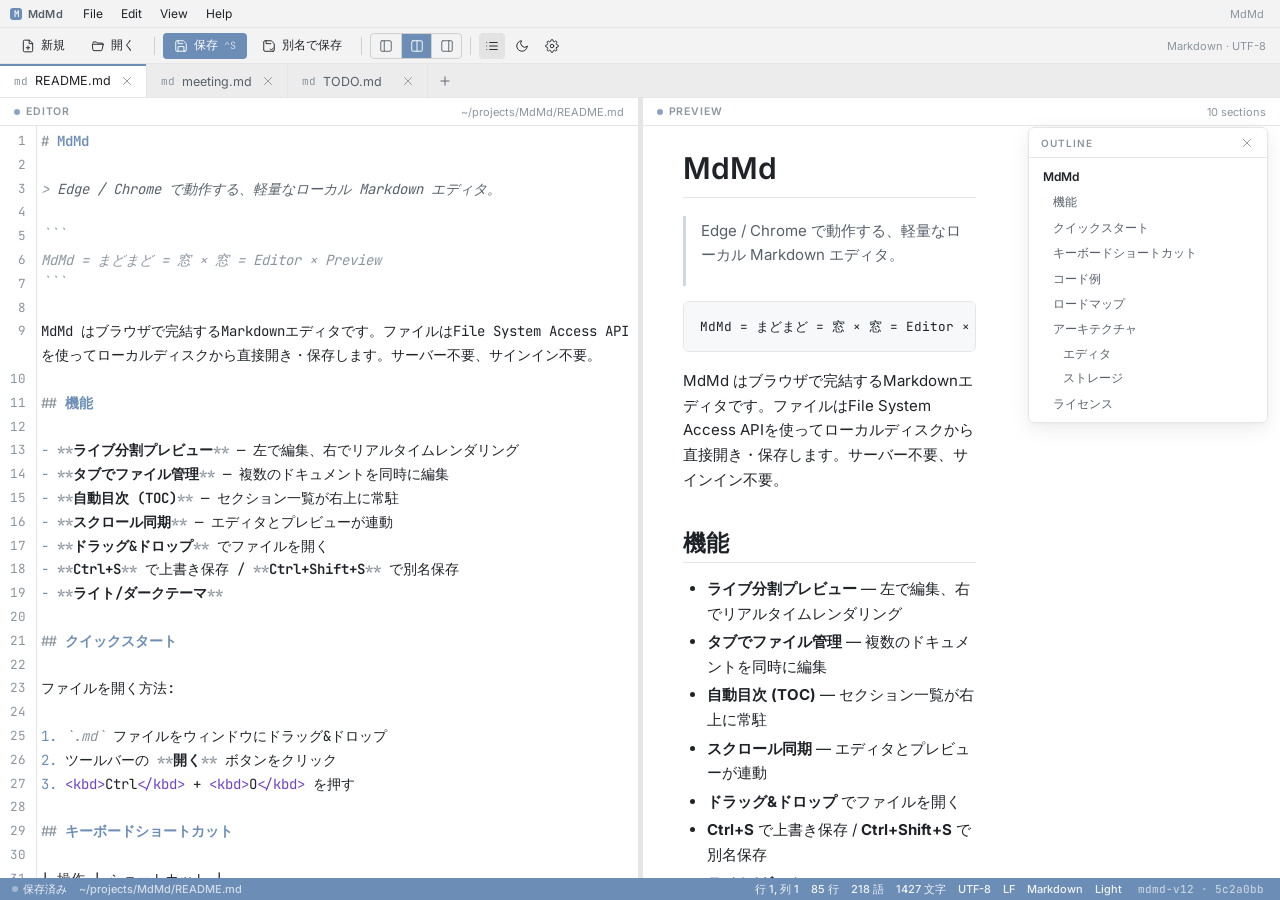
<file: index.html>
<!DOCTYPE html>
<html lang="ja" data-theme="light">
<head>
<meta charset="UTF-8">
<title>MdMd</title>
<meta name="viewport" content="width=device-width,initial-scale=1">
<meta name="theme-color" content="#6c8db5">
<link rel="manifest" href="manifest.json">
<link rel="icon" href="icons/icon-192.png" type="image/png">

<!-- All assets are local (vendor/). No external network calls. -->
<link rel="stylesheet" href="vendor/fonts/fonts.css">
<link rel="stylesheet" href="vendor/codemirror/codemirror.min.css">
<link rel="stylesheet" href="vendor/codemirror/theme/dracula.min.css">
<link rel="stylesheet" href="vendor/highlight/default.min.css">
<link rel="stylesheet" href="styles.css">

<script src="vendor/react.production.min.js"></script>
<script src="vendor/react-dom.production.min.js"></script>
<script src="vendor/codemirror/codemirror.min.js"></script>
<script src="vendor/codemirror/addon/overlay.min.js"></script>
<script src="vendor/codemirror/mode/xml.min.js"></script>
<script src="vendor/codemirror/mode/javascript.min.js"></script>
<script src="vendor/codemirror/mode/css.min.js"></script>
<script src="vendor/codemirror/mode/markdown.min.js"></script>
<script src="vendor/codemirror/mode/gfm.min.js"></script>
<script src="vendor/codemirror/addon/continuelist.min.js"></script>
<script src="vendor/markdown-it.min.js"></script>
<script src="vendor/purify.min.js"></script>
<script src="vendor/highlight/highlight.min.js"></script>
</head>
<body>
<div id="root"></div>

<script src="app.js"></script>
<script>
  // /installed tells install.ps1 to stop its loopback server so install.cmd
  // closes on its own. sendBeacon survives a tab close during install.
  function __mdmdBeacon() {
    try {
      if (navigator.sendBeacon) navigator.sendBeacon('/installed');
      else fetch('/installed', { method: 'POST', keepalive: true }).catch(() => {});
    } catch (_) {}
  }

  // Register the service worker AND drive the in-place update flow when
  // install.cmd is re-run against an already-installed PWA.
  //
  // Because the origin is a 127.0.0.1 loopback server that only exists while
  // install.cmd is running, a service-worker update (and the reload below)
  // can ONLY happen during an intentional install.cmd run — never randomly
  // during normal offline use.
  if ('serviceWorker' in navigator && location.protocol !== 'file:') {
    // True => an existing install is being updated; false => first visit.
    var __wasControlled = !!navigator.serviceWorker.controller;
    var __reloaded = false;

    // A newer SW calling clients.claim() fires controllerchange on this page.
    // On an update (was already controlled) reload once so the running window
    // immediately shows the new build; autosave preserves open tabs.
    navigator.serviceWorker.addEventListener('controllerchange', () => {
      if (__wasControlled && !__reloaded) {
        __reloaded = true;
        __mdmdBeacon();
        location.reload();
      }
    });

    window.addEventListener('load', () => {
      navigator.serviceWorker.register('sw.js').then(reg => {
        // Force an update check so a bumped sw.js is detected on this visit,
        // even though index.html itself is served from cache.
        try { reg.update(); } catch (_) {}
        // Existing install with no pending update shortly after the check =>
        // already current; let the installer close.
        if (__wasControlled) {
          setTimeout(() => {
            if (!reg.installing && !reg.waiting) __mdmdBeacon();
          }, 4000);
        }
      }).catch(err => console.warn('[mdeditor] SW registration failed:', err));
    });

    // Fresh PWA install completed.
    window.addEventListener('appinstalled', __mdmdBeacon);
  }
</script>
</body>
</html>
</file>
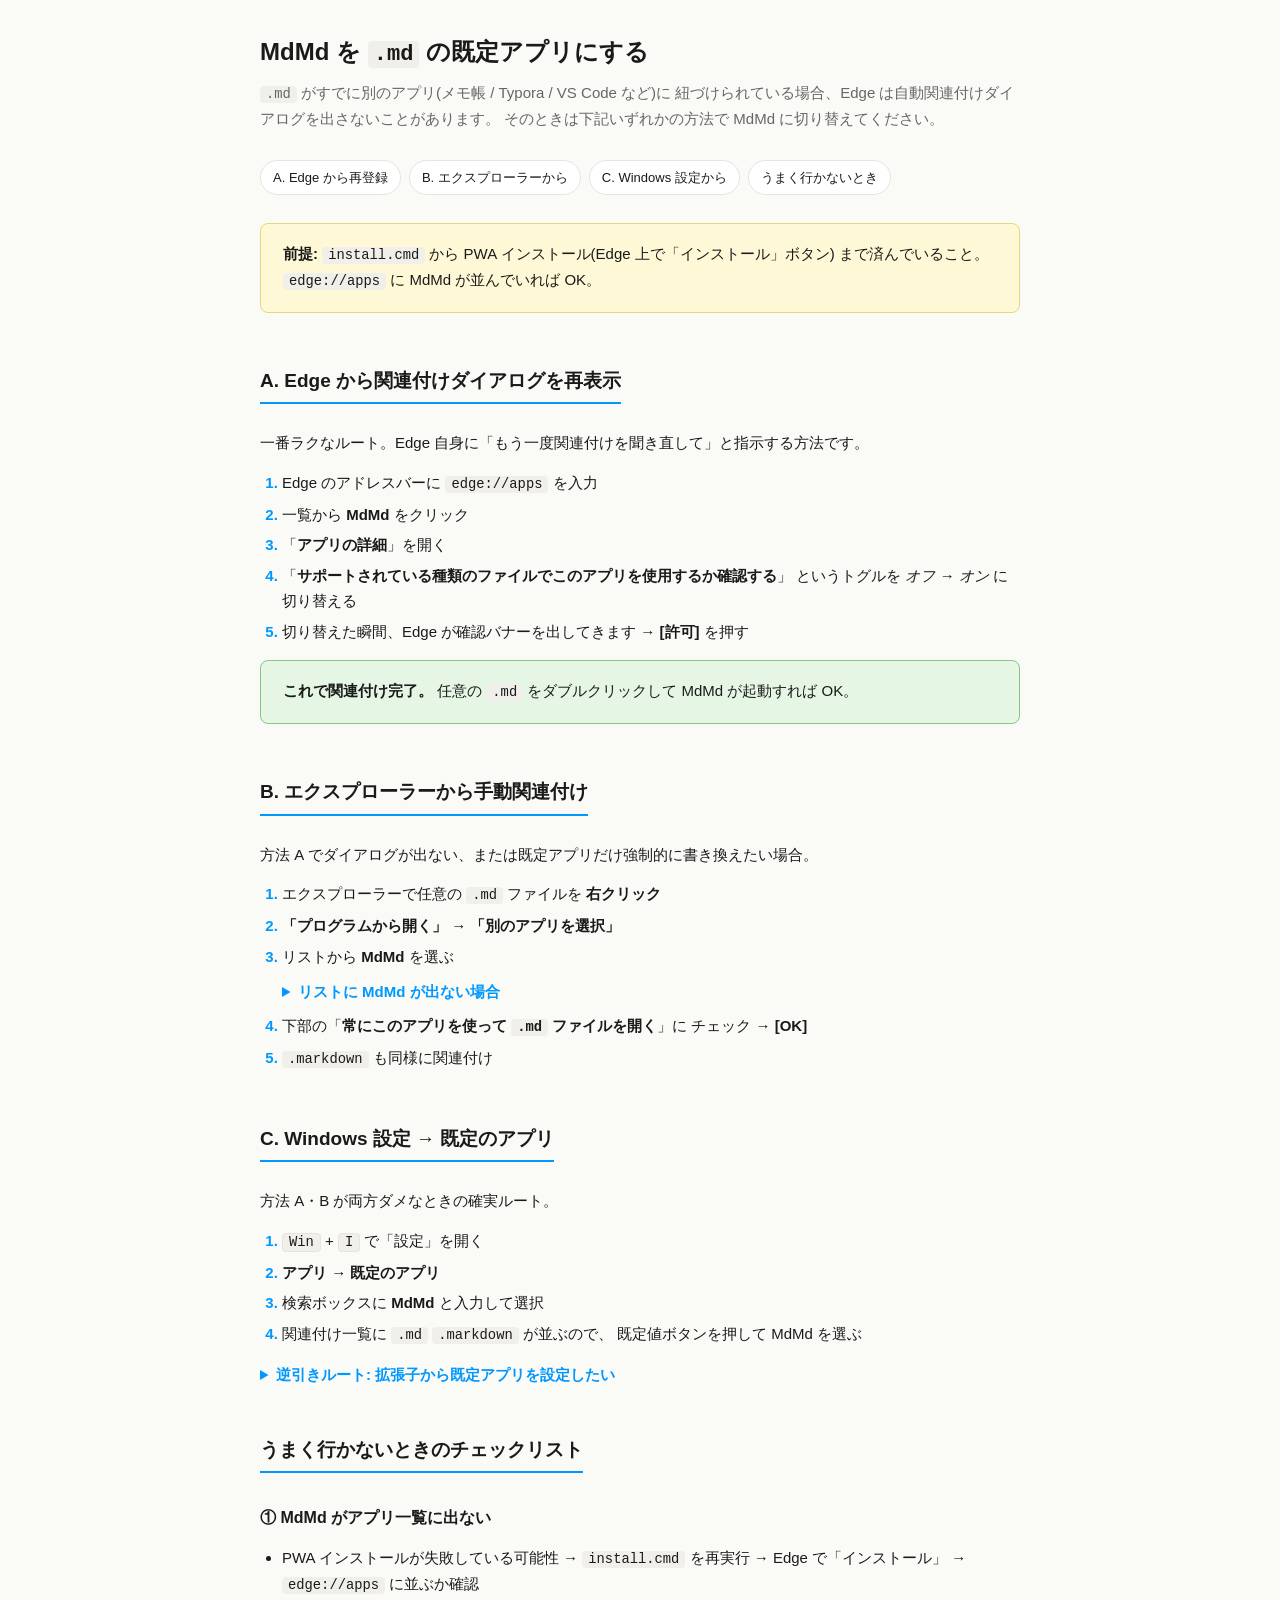
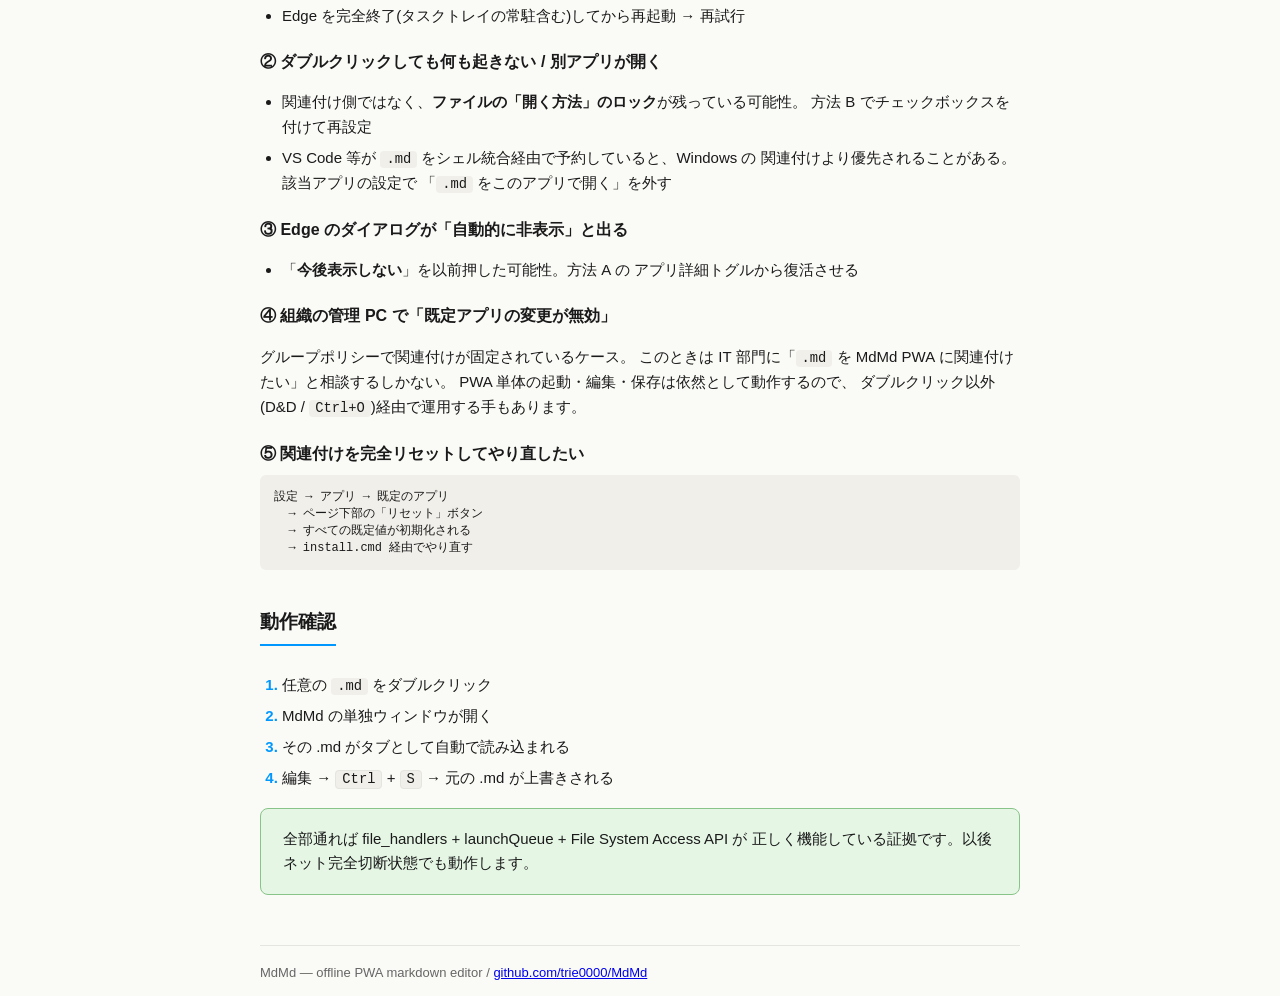
<file: install-help.html>
<!DOCTYPE html>
<html lang="ja">
<head>
<meta charset="UTF-8">
<title>MdMd を .md の既定アプリにする — トラブルシューティング</title>
<meta name="viewport" content="width=device-width,initial-scale=1">
<style>
  :root {
    --bg: #fafaf7;
    --fg: #1a1a1a;
    --muted: #666;
    --accent: #0098ff;
    --card: #ffffff;
    --border: #e5e5e0;
    --code-bg: #f1efea;
    --warn-bg: #fff8d6;
    --warn-border: #e6d875;
    --ok-bg: #e5f6e5;
    --ok-border: #88c488;
  }
  @media (prefers-color-scheme: dark) {
    :root {
      --bg: #1e1e1e; --fg: #eaeaea; --muted: #999; --card: #2a2a2a;
      --border: #3a3a3a; --code-bg: #333; --warn-bg: #3a3525; --warn-border: #7a6a3a;
      --ok-bg: #25372a; --ok-border: #4a7a55;
    }
  }
  * { box-sizing: border-box; }
  body {
    margin: 0; padding: 32px 20px; background: var(--bg); color: var(--fg);
    font-family: -apple-system, BlinkMacSystemFont, "Segoe UI", "Hiragino Sans", "Yu Gothic", "Noto Sans JP", sans-serif;
    line-height: 1.65; font-size: 15px;
  }
  .wrap { max-width: 760px; margin: 0 auto; }
  h1 { font-size: 24px; margin: 0 0 8px; }
  h2 {
    font-size: 19px; margin: 36px 0 12px; padding-bottom: 6px;
    border-bottom: 2px solid var(--accent); display: inline-block;
  }
  h3 { font-size: 16px; margin: 20px 0 8px; }
  .lead { color: var(--muted); margin: 0 0 28px; }
  .card {
    background: var(--card); border: 1px solid var(--border); border-radius: 8px;
    padding: 18px 22px; margin: 16px 0;
  }
  .warn { background: var(--warn-bg); border-color: var(--warn-border); }
  .ok   { background: var(--ok-bg);   border-color: var(--ok-border); }
  .badge {
    display: inline-block; font-size: 12px; font-weight: 700;
    background: var(--accent); color: #fff; padding: 2px 8px; border-radius: 999px;
    vertical-align: middle; margin-right: 6px;
  }
  ol, ul { padding-left: 22px; }
  ol li, ul li { margin: 6px 0; }
  ol li::marker { color: var(--accent); font-weight: 700; }
  code, kbd {
    background: var(--code-bg); padding: 1px 6px; border-radius: 4px;
    font-family: "JetBrains Mono", "Consolas", "SF Mono", monospace; font-size: 0.92em;
  }
  kbd { border: 1px solid var(--border); }
  .path { color: var(--accent); font-weight: 600; }
  .step-num {
    display: inline-block; width: 22px; height: 22px; line-height: 22px;
    background: var(--accent); color: #fff; border-radius: 50%; text-align: center;
    font-size: 12px; font-weight: 700; margin-right: 6px;
  }
  details { margin: 10px 0; }
  summary { cursor: pointer; font-weight: 600; color: var(--accent); }
  .quick-nav {
    display: flex; flex-wrap: wrap; gap: 8px; margin: 16px 0 28px;
  }
  .quick-nav a {
    text-decoration: none; padding: 6px 12px; background: var(--card);
    border: 1px solid var(--border); border-radius: 999px; color: var(--fg); font-size: 13px;
  }
  .quick-nav a:hover { border-color: var(--accent); color: var(--accent); }
  .diagram {
    font-family: "JetBrains Mono", "Consolas", monospace; font-size: 12px;
    background: var(--code-bg); padding: 14px; border-radius: 6px;
    white-space: pre; overflow-x: auto; line-height: 1.4;
  }
  footer { margin-top: 50px; padding-top: 16px; border-top: 1px solid var(--border); color: var(--muted); font-size: 13px; }
</style>
</head>
<body>
<div class="wrap">

<h1>MdMd を <code>.md</code> の既定アプリにする</h1>
<p class="lead">
  <code>.md</code> がすでに別のアプリ(メモ帳 / Typora / VS Code など)に
  紐づけられている場合、Edge は自動関連付けダイアログを出さないことがあります。
  そのときは下記いずれかの方法で MdMd に切り替えてください。
</p>

<div class="quick-nav">
  <a href="#a">A. Edge から再登録</a>
  <a href="#b">B. エクスプローラーから</a>
  <a href="#c">C. Windows 設定から</a>
  <a href="#troubleshoot">うまく行かないとき</a>
</div>

<div class="card warn">
  <strong>前提:</strong>
  <code>install.cmd</code> から PWA インストール(Edge 上で「インストール」ボタン)
  まで済んでいること。<code>edge://apps</code> に MdMd が並んでいれば OK。
</div>

<h2 id="a">A. Edge から関連付けダイアログを再表示</h2>
<p>一番ラクなルート。Edge 自身に「もう一度関連付けを聞き直して」と指示する方法です。</p>
<ol>
  <li>Edge のアドレスバーに <code>edge://apps</code> を入力</li>
  <li>一覧から <strong>MdMd</strong> をクリック</li>
  <li>「<strong>アプリの詳細</strong>」を開く</li>
  <li>
    「<strong>サポートされている種類のファイルでこのアプリを使用するか確認する</strong>」
    というトグルを <em>オフ → オン</em> に切り替える
  </li>
  <li>切り替えた瞬間、Edge が確認バナーを出してきます → <strong>[許可]</strong> を押す</li>
</ol>
<div class="card ok"><strong>これで関連付け完了。</strong> 任意の <code>.md</code> をダブルクリックして MdMd が起動すれば OK。</div>

<h2 id="b">B. エクスプローラーから手動関連付け</h2>
<p>方法 A でダイアログが出ない、または既定アプリだけ強制的に書き換えたい場合。</p>
<ol>
  <li>エクスプローラーで任意の <code>.md</code> ファイルを <strong>右クリック</strong></li>
  <li><strong>「プログラムから開く」 → 「別のアプリを選択」</strong></li>
  <li>
    リストから <strong>MdMd</strong> を選ぶ
    <details>
      <summary>リストに MdMd が出ない場合</summary>
      <ul>
        <li>「<strong>PC でアプリを選択する</strong>」 / 「<strong>常にこのアプリで開く</strong>」を一旦タップせず、
          そのままダイアログ下部の「<strong>その他のアプリ</strong>」を展開</li>
        <li>それでも無ければ Edge を一度終了して、エクスプローラーを再起動してから再試行</li>
        <li>最終手段は <a href="#c">方法 C</a></li>
      </ul>
    </details>
  </li>
  <li>
    下部の「<strong>常にこのアプリを使って <code>.md</code> ファイルを開く</strong>」に
    チェック → <strong>[OK]</strong>
  </li>
  <li><code>.markdown</code> も同様に関連付け</li>
</ol>

<h2 id="c">C. Windows 設定 → 既定のアプリ</h2>
<p>方法 A・B が両方ダメなときの確実ルート。</p>
<ol>
  <li><kbd>Win</kbd> + <kbd>I</kbd> で「設定」を開く</li>
  <li><strong>アプリ</strong> → <strong>既定のアプリ</strong></li>
  <li>検索ボックスに <strong>MdMd</strong> と入力して選択</li>
  <li>関連付け一覧に <code>.md</code> <code>.markdown</code> が並ぶので、
    既定値ボタンを押して MdMd を選ぶ</li>
</ol>
<details>
  <summary>逆引きルート: 拡張子から既定アプリを設定したい</summary>
  <ol>
    <li>設定 → アプリ → 既定のアプリ → <strong>「ファイルの種類で既定値を選択する」</strong></li>
    <li>一覧を下にスクロールして <code>.md</code> を探す</li>
    <li>右の現在の既定アプリをクリック → MdMd を選ぶ</li>
  </ol>
</details>

<h2 id="troubleshoot">うまく行かないときのチェックリスト</h2>

<h3>① MdMd がアプリ一覧に出ない</h3>
<ul>
  <li>PWA インストールが失敗している可能性 → <code>install.cmd</code> を再実行 →
    Edge で「インストール」 → <code>edge://apps</code> に並ぶか確認</li>
  <li>Edge を完全終了(タスクトレイの常駐含む)してから再起動 → 再試行</li>
</ul>

<h3>② ダブルクリックしても何も起きない / 別アプリが開く</h3>
<ul>
  <li>関連付け側ではなく、<strong>ファイルの「開く方法」のロック</strong>が残っている可能性。
    方法 B でチェックボックスを付けて再設定</li>
  <li>VS Code 等が <code>.md</code> をシェル統合経由で予約していると、Windows の
    関連付けより優先されることがある。該当アプリの設定で
    「<code>.md</code> をこのアプリで開く」を外す</li>
</ul>

<h3>③ Edge のダイアログが「自動的に非表示」と出る</h3>
<ul>
  <li>「<strong>今後表示しない</strong>」を以前押した可能性。方法 A の
    アプリ詳細トグルから復活させる</li>
</ul>

<h3>④ 組織の管理 PC で「既定アプリの変更が無効」</h3>
<p>グループポリシーで関連付けが固定されているケース。
このときは IT 部門に「<code>.md</code> を MdMd PWA に関連付けたい」と相談するしかない。
PWA 単体の起動・編集・保存は依然として動作するので、
ダブルクリック以外(D&D / <code>Ctrl+O</code>)経由で運用する手もあります。</p>

<h3>⑤ 関連付けを完全リセットしてやり直したい</h3>
<div class="diagram">設定 → アプリ → 既定のアプリ
  → ページ下部の「リセット」ボタン
  → すべての既定値が初期化される
  → install.cmd 経由でやり直す</div>

<h2>動作確認</h2>
<ol>
  <li>任意の <code>.md</code> をダブルクリック</li>
  <li>MdMd の単独ウィンドウが開く</li>
  <li>その .md がタブとして自動で読み込まれる</li>
  <li>編集 → <kbd>Ctrl</kbd> + <kbd>S</kbd> → 元の .md が上書きされる</li>
</ol>
<div class="card ok">
  全部通れば file_handlers + launchQueue + File System Access API が
  正しく機能している証拠です。以後ネット完全切断状態でも動作します。
</div>

<footer>
  MdMd — offline PWA markdown editor /
  <a href="https://github.com/trie0000/MdMd">github.com/trie0000/MdMd</a>
</footer>

</div>
</body>
</html>
</file>
<file: vendor/fonts/fonts.css>
/* cyrillic-ext */
@font-face {
  font-family: 'Inter';
  font-style: normal;
  font-weight: 400;
  font-display: swap;
  src: url(UcC73FwrK3iLTeHuS_nVMrMxCp50SjIa2JL7SUc.woff2) format('woff2');
  unicode-range: U+0460-052F, U+1C80-1C8A, U+20B4, U+2DE0-2DFF, U+A640-A69F, U+FE2E-FE2F;
}
/* cyrillic */
@font-face {
  font-family: 'Inter';
  font-style: normal;
  font-weight: 400;
  font-display: swap;
  src: url(UcC73FwrK3iLTeHuS_nVMrMxCp50SjIa0ZL7SUc.woff2) format('woff2');
  unicode-range: U+0301, U+0400-045F, U+0490-0491, U+04B0-04B1, U+2116;
}
/* greek-ext */
@font-face {
  font-family: 'Inter';
  font-style: normal;
  font-weight: 400;
  font-display: swap;
  src: url(UcC73FwrK3iLTeHuS_nVMrMxCp50SjIa2ZL7SUc.woff2) format('woff2');
  unicode-range: U+1F00-1FFF;
}
/* greek */
@font-face {
  font-family: 'Inter';
  font-style: normal;
  font-weight: 400;
  font-display: swap;
  src: url(UcC73FwrK3iLTeHuS_nVMrMxCp50SjIa1pL7SUc.woff2) format('woff2');
  unicode-range: U+0370-0377, U+037A-037F, U+0384-038A, U+038C, U+038E-03A1, U+03A3-03FF;
}
/* vietnamese */
@font-face {
  font-family: 'Inter';
  font-style: normal;
  font-weight: 400;
  font-display: swap;
  src: url(UcC73FwrK3iLTeHuS_nVMrMxCp50SjIa2pL7SUc.woff2) format('woff2');
  unicode-range: U+0102-0103, U+0110-0111, U+0128-0129, U+0168-0169, U+01A0-01A1, U+01AF-01B0, U+0300-0301, U+0303-0304, U+0308-0309, U+0323, U+0329, U+1EA0-1EF9, U+20AB;
}
/* latin-ext */
@font-face {
  font-family: 'Inter';
  font-style: normal;
  font-weight: 400;
  font-display: swap;
  src: url(UcC73FwrK3iLTeHuS_nVMrMxCp50SjIa25L7SUc.woff2) format('woff2');
  unicode-range: U+0100-02BA, U+02BD-02C5, U+02C7-02CC, U+02CE-02D7, U+02DD-02FF, U+0304, U+0308, U+0329, U+1D00-1DBF, U+1E00-1E9F, U+1EF2-1EFF, U+2020, U+20A0-20AB, U+20AD-20C0, U+2113, U+2C60-2C7F, U+A720-A7FF;
}
/* latin */
@font-face {
  font-family: 'Inter';
  font-style: normal;
  font-weight: 400;
  font-display: swap;
  src: url(UcC73FwrK3iLTeHuS_nVMrMxCp50SjIa1ZL7.woff2) format('woff2');
  unicode-range: U+0000-00FF, U+0131, U+0152-0153, U+02BB-02BC, U+02C6, U+02DA, U+02DC, U+0304, U+0308, U+0329, U+2000-206F, U+20AC, U+2122, U+2191, U+2193, U+2212, U+2215, U+FEFF, U+FFFD;
}
/* cyrillic-ext */
@font-face {
  font-family: 'Inter';
  font-style: normal;
  font-weight: 500;
  font-display: swap;
  src: url(UcC73FwrK3iLTeHuS_nVMrMxCp50SjIa2JL7SUc.woff2) format('woff2');
  unicode-range: U+0460-052F, U+1C80-1C8A, U+20B4, U+2DE0-2DFF, U+A640-A69F, U+FE2E-FE2F;
}
/* cyrillic */
@font-face {
  font-family: 'Inter';
  font-style: normal;
  font-weight: 500;
  font-display: swap;
  src: url(UcC73FwrK3iLTeHuS_nVMrMxCp50SjIa0ZL7SUc.woff2) format('woff2');
  unicode-range: U+0301, U+0400-045F, U+0490-0491, U+04B0-04B1, U+2116;
}
/* greek-ext */
@font-face {
  font-family: 'Inter';
  font-style: normal;
  font-weight: 500;
  font-display: swap;
  src: url(UcC73FwrK3iLTeHuS_nVMrMxCp50SjIa2ZL7SUc.woff2) format('woff2');
  unicode-range: U+1F00-1FFF;
}
/* greek */
@font-face {
  font-family: 'Inter';
  font-style: normal;
  font-weight: 500;
  font-display: swap;
  src: url(UcC73FwrK3iLTeHuS_nVMrMxCp50SjIa1pL7SUc.woff2) format('woff2');
  unicode-range: U+0370-0377, U+037A-037F, U+0384-038A, U+038C, U+038E-03A1, U+03A3-03FF;
}
/* vietnamese */
@font-face {
  font-family: 'Inter';
  font-style: normal;
  font-weight: 500;
  font-display: swap;
  src: url(UcC73FwrK3iLTeHuS_nVMrMxCp50SjIa2pL7SUc.woff2) format('woff2');
  unicode-range: U+0102-0103, U+0110-0111, U+0128-0129, U+0168-0169, U+01A0-01A1, U+01AF-01B0, U+0300-0301, U+0303-0304, U+0308-0309, U+0323, U+0329, U+1EA0-1EF9, U+20AB;
}
/* latin-ext */
@font-face {
  font-family: 'Inter';
  font-style: normal;
  font-weight: 500;
  font-display: swap;
  src: url(UcC73FwrK3iLTeHuS_nVMrMxCp50SjIa25L7SUc.woff2) format('woff2');
  unicode-range: U+0100-02BA, U+02BD-02C5, U+02C7-02CC, U+02CE-02D7, U+02DD-02FF, U+0304, U+0308, U+0329, U+1D00-1DBF, U+1E00-1E9F, U+1EF2-1EFF, U+2020, U+20A0-20AB, U+20AD-20C0, U+2113, U+2C60-2C7F, U+A720-A7FF;
}
/* latin */
@font-face {
  font-family: 'Inter';
  font-style: normal;
  font-weight: 500;
  font-display: swap;
  src: url(UcC73FwrK3iLTeHuS_nVMrMxCp50SjIa1ZL7.woff2) format('woff2');
  unicode-range: U+0000-00FF, U+0131, U+0152-0153, U+02BB-02BC, U+02C6, U+02DA, U+02DC, U+0304, U+0308, U+0329, U+2000-206F, U+20AC, U+2122, U+2191, U+2193, U+2212, U+2215, U+FEFF, U+FFFD;
}
/* cyrillic-ext */
@font-face {
  font-family: 'Inter';
  font-style: normal;
  font-weight: 600;
  font-display: swap;
  src: url(UcC73FwrK3iLTeHuS_nVMrMxCp50SjIa2JL7SUc.woff2) format('woff2');
  unicode-range: U+0460-052F, U+1C80-1C8A, U+20B4, U+2DE0-2DFF, U+A640-A69F, U+FE2E-FE2F;
}
/* cyrillic */
@font-face {
  font-family: 'Inter';
  font-style: normal;
  font-weight: 600;
  font-display: swap;
  src: url(UcC73FwrK3iLTeHuS_nVMrMxCp50SjIa0ZL7SUc.woff2) format('woff2');
  unicode-range: U+0301, U+0400-045F, U+0490-0491, U+04B0-04B1, U+2116;
}
/* greek-ext */
@font-face {
  font-family: 'Inter';
  font-style: normal;
  font-weight: 600;
  font-display: swap;
  src: url(UcC73FwrK3iLTeHuS_nVMrMxCp50SjIa2ZL7SUc.woff2) format('woff2');
  unicode-range: U+1F00-1FFF;
}
/* greek */
@font-face {
  font-family: 'Inter';
  font-style: normal;
  font-weight: 600;
  font-display: swap;
  src: url(UcC73FwrK3iLTeHuS_nVMrMxCp50SjIa1pL7SUc.woff2) format('woff2');
  unicode-range: U+0370-0377, U+037A-037F, U+0384-038A, U+038C, U+038E-03A1, U+03A3-03FF;
}
/* vietnamese */
@font-face {
  font-family: 'Inter';
  font-style: normal;
  font-weight: 600;
  font-display: swap;
  src: url(UcC73FwrK3iLTeHuS_nVMrMxCp50SjIa2pL7SUc.woff2) format('woff2');
  unicode-range: U+0102-0103, U+0110-0111, U+0128-0129, U+0168-0169, U+01A0-01A1, U+01AF-01B0, U+0300-0301, U+0303-0304, U+0308-0309, U+0323, U+0329, U+1EA0-1EF9, U+20AB;
}
/* latin-ext */
@font-face {
  font-family: 'Inter';
  font-style: normal;
  font-weight: 600;
  font-display: swap;
  src: url(UcC73FwrK3iLTeHuS_nVMrMxCp50SjIa25L7SUc.woff2) format('woff2');
  unicode-range: U+0100-02BA, U+02BD-02C5, U+02C7-02CC, U+02CE-02D7, U+02DD-02FF, U+0304, U+0308, U+0329, U+1D00-1DBF, U+1E00-1E9F, U+1EF2-1EFF, U+2020, U+20A0-20AB, U+20AD-20C0, U+2113, U+2C60-2C7F, U+A720-A7FF;
}
/* latin */
@font-face {
  font-family: 'Inter';
  font-style: normal;
  font-weight: 600;
  font-display: swap;
  src: url(UcC73FwrK3iLTeHuS_nVMrMxCp50SjIa1ZL7.woff2) format('woff2');
  unicode-range: U+0000-00FF, U+0131, U+0152-0153, U+02BB-02BC, U+02C6, U+02DA, U+02DC, U+0304, U+0308, U+0329, U+2000-206F, U+20AC, U+2122, U+2191, U+2193, U+2212, U+2215, U+FEFF, U+FFFD;
}
/* cyrillic-ext */
@font-face {
  font-family: 'Inter';
  font-style: normal;
  font-weight: 700;
  font-display: swap;
  src: url(UcC73FwrK3iLTeHuS_nVMrMxCp50SjIa2JL7SUc.woff2) format('woff2');
  unicode-range: U+0460-052F, U+1C80-1C8A, U+20B4, U+2DE0-2DFF, U+A640-A69F, U+FE2E-FE2F;
}
/* cyrillic */
@font-face {
  font-family: 'Inter';
  font-style: normal;
  font-weight: 700;
  font-display: swap;
  src: url(UcC73FwrK3iLTeHuS_nVMrMxCp50SjIa0ZL7SUc.woff2) format('woff2');
  unicode-range: U+0301, U+0400-045F, U+0490-0491, U+04B0-04B1, U+2116;
}
/* greek-ext */
@font-face {
  font-family: 'Inter';
  font-style: normal;
  font-weight: 700;
  font-display: swap;
  src: url(UcC73FwrK3iLTeHuS_nVMrMxCp50SjIa2ZL7SUc.woff2) format('woff2');
  unicode-range: U+1F00-1FFF;
}
/* greek */
@font-face {
  font-family: 'Inter';
  font-style: normal;
  font-weight: 700;
  font-display: swap;
  src: url(UcC73FwrK3iLTeHuS_nVMrMxCp50SjIa1pL7SUc.woff2) format('woff2');
  unicode-range: U+0370-0377, U+037A-037F, U+0384-038A, U+038C, U+038E-03A1, U+03A3-03FF;
}
/* vietnamese */
@font-face {
  font-family: 'Inter';
  font-style: normal;
  font-weight: 700;
  font-display: swap;
  src: url(UcC73FwrK3iLTeHuS_nVMrMxCp50SjIa2pL7SUc.woff2) format('woff2');
  unicode-range: U+0102-0103, U+0110-0111, U+0128-0129, U+0168-0169, U+01A0-01A1, U+01AF-01B0, U+0300-0301, U+0303-0304, U+0308-0309, U+0323, U+0329, U+1EA0-1EF9, U+20AB;
}
/* latin-ext */
@font-face {
  font-family: 'Inter';
  font-style: normal;
  font-weight: 700;
  font-display: swap;
  src: url(UcC73FwrK3iLTeHuS_nVMrMxCp50SjIa25L7SUc.woff2) format('woff2');
  unicode-range: U+0100-02BA, U+02BD-02C5, U+02C7-02CC, U+02CE-02D7, U+02DD-02FF, U+0304, U+0308, U+0329, U+1D00-1DBF, U+1E00-1E9F, U+1EF2-1EFF, U+2020, U+20A0-20AB, U+20AD-20C0, U+2113, U+2C60-2C7F, U+A720-A7FF;
}
/* latin */
@font-face {
  font-family: 'Inter';
  font-style: normal;
  font-weight: 700;
  font-display: swap;
  src: url(UcC73FwrK3iLTeHuS_nVMrMxCp50SjIa1ZL7.woff2) format('woff2');
  unicode-range: U+0000-00FF, U+0131, U+0152-0153, U+02BB-02BC, U+02C6, U+02DA, U+02DC, U+0304, U+0308, U+0329, U+2000-206F, U+20AC, U+2122, U+2191, U+2193, U+2212, U+2215, U+FEFF, U+FFFD;
}
/* cyrillic-ext */
@font-face {
  font-family: 'JetBrains Mono';
  font-style: normal;
  font-weight: 400;
  font-display: swap;
  src: url(tDbv2o-flEEny0FZhsfKu5WU4zr3E_BX0PnT8RD8yKwBNntkaToggR7BYRbKPx3cwhsk.woff2) format('woff2');
  unicode-range: U+0460-052F, U+1C80-1C8A, U+20B4, U+2DE0-2DFF, U+A640-A69F, U+FE2E-FE2F;
}
/* cyrillic */
@font-face {
  font-family: 'JetBrains Mono';
  font-style: normal;
  font-weight: 400;
  font-display: swap;
  src: url(tDbv2o-flEEny0FZhsfKu5WU4zr3E_BX0PnT8RD8yKwBNntkaToggR7BYRbKPxTcwhsk.woff2) format('woff2');
  unicode-range: U+0301, U+0400-045F, U+0490-0491, U+04B0-04B1, U+2116;
}
/* greek */
@font-face {
  font-family: 'JetBrains Mono';
  font-style: normal;
  font-weight: 400;
  font-display: swap;
  src: url(tDbv2o-flEEny0FZhsfKu5WU4zr3E_BX0PnT8RD8yKwBNntkaToggR7BYRbKPxPcwhsk.woff2) format('woff2');
  unicode-range: U+0370-0377, U+037A-037F, U+0384-038A, U+038C, U+038E-03A1, U+03A3-03FF;
}
/* vietnamese */
@font-face {
  font-family: 'JetBrains Mono';
  font-style: normal;
  font-weight: 400;
  font-display: swap;
  src: url(tDbv2o-flEEny0FZhsfKu5WU4zr3E_BX0PnT8RD8yKwBNntkaToggR7BYRbKPx_cwhsk.woff2) format('woff2');
  unicode-range: U+0102-0103, U+0110-0111, U+0128-0129, U+0168-0169, U+01A0-01A1, U+01AF-01B0, U+0300-0301, U+0303-0304, U+0308-0309, U+0323, U+0329, U+1EA0-1EF9, U+20AB;
}
/* latin-ext */
@font-face {
  font-family: 'JetBrains Mono';
  font-style: normal;
  font-weight: 400;
  font-display: swap;
  src: url(tDbv2o-flEEny0FZhsfKu5WU4zr3E_BX0PnT8RD8yKwBNntkaToggR7BYRbKPx7cwhsk.woff2) format('woff2');
  unicode-range: U+0100-02BA, U+02BD-02C5, U+02C7-02CC, U+02CE-02D7, U+02DD-02FF, U+0304, U+0308, U+0329, U+1D00-1DBF, U+1E00-1E9F, U+1EF2-1EFF, U+2020, U+20A0-20AB, U+20AD-20C0, U+2113, U+2C60-2C7F, U+A720-A7FF;
}
/* latin */
@font-face {
  font-family: 'JetBrains Mono';
  font-style: normal;
  font-weight: 400;
  font-display: swap;
  src: url(tDbv2o-flEEny0FZhsfKu5WU4zr3E_BX0PnT8RD8yKwBNntkaToggR7BYRbKPxDcwg.woff2) format('woff2');
  unicode-range: U+0000-00FF, U+0131, U+0152-0153, U+02BB-02BC, U+02C6, U+02DA, U+02DC, U+0304, U+0308, U+0329, U+2000-206F, U+20AC, U+2122, U+2191, U+2193, U+2212, U+2215, U+FEFF, U+FFFD;
}
/* cyrillic-ext */
@font-face {
  font-family: 'JetBrains Mono';
  font-style: normal;
  font-weight: 500;
  font-display: swap;
  src: url(tDbv2o-flEEny0FZhsfKu5WU4zr3E_BX0PnT8RD8yKwBNntkaToggR7BYRbKPx3cwhsk.woff2) format('woff2');
  unicode-range: U+0460-052F, U+1C80-1C8A, U+20B4, U+2DE0-2DFF, U+A640-A69F, U+FE2E-FE2F;
}
/* cyrillic */
@font-face {
  font-family: 'JetBrains Mono';
  font-style: normal;
  font-weight: 500;
  font-display: swap;
  src: url(tDbv2o-flEEny0FZhsfKu5WU4zr3E_BX0PnT8RD8yKwBNntkaToggR7BYRbKPxTcwhsk.woff2) format('woff2');
  unicode-range: U+0301, U+0400-045F, U+0490-0491, U+04B0-04B1, U+2116;
}
/* greek */
@font-face {
  font-family: 'JetBrains Mono';
  font-style: normal;
  font-weight: 500;
  font-display: swap;
  src: url(tDbv2o-flEEny0FZhsfKu5WU4zr3E_BX0PnT8RD8yKwBNntkaToggR7BYRbKPxPcwhsk.woff2) format('woff2');
  unicode-range: U+0370-0377, U+037A-037F, U+0384-038A, U+038C, U+038E-03A1, U+03A3-03FF;
}
/* vietnamese */
@font-face {
  font-family: 'JetBrains Mono';
  font-style: normal;
  font-weight: 500;
  font-display: swap;
  src: url(tDbv2o-flEEny0FZhsfKu5WU4zr3E_BX0PnT8RD8yKwBNntkaToggR7BYRbKPx_cwhsk.woff2) format('woff2');
  unicode-range: U+0102-0103, U+0110-0111, U+0128-0129, U+0168-0169, U+01A0-01A1, U+01AF-01B0, U+0300-0301, U+0303-0304, U+0308-0309, U+0323, U+0329, U+1EA0-1EF9, U+20AB;
}
/* latin-ext */
@font-face {
  font-family: 'JetBrains Mono';
  font-style: normal;
  font-weight: 500;
  font-display: swap;
  src: url(tDbv2o-flEEny0FZhsfKu5WU4zr3E_BX0PnT8RD8yKwBNntkaToggR7BYRbKPx7cwhsk.woff2) format('woff2');
  unicode-range: U+0100-02BA, U+02BD-02C5, U+02C7-02CC, U+02CE-02D7, U+02DD-02FF, U+0304, U+0308, U+0329, U+1D00-1DBF, U+1E00-1E9F, U+1EF2-1EFF, U+2020, U+20A0-20AB, U+20AD-20C0, U+2113, U+2C60-2C7F, U+A720-A7FF;
}
/* latin */
@font-face {
  font-family: 'JetBrains Mono';
  font-style: normal;
  font-weight: 500;
  font-display: swap;
  src: url(tDbv2o-flEEny0FZhsfKu5WU4zr3E_BX0PnT8RD8yKwBNntkaToggR7BYRbKPxDcwg.woff2) format('woff2');
  unicode-range: U+0000-00FF, U+0131, U+0152-0153, U+02BB-02BC, U+02C6, U+02DA, U+02DC, U+0304, U+0308, U+0329, U+2000-206F, U+20AC, U+2122, U+2191, U+2193, U+2212, U+2215, U+FEFF, U+FFFD;
}
/* cyrillic-ext */
@font-face {
  font-family: 'JetBrains Mono';
  font-style: normal;
  font-weight: 600;
  font-display: swap;
  src: url(tDbv2o-flEEny0FZhsfKu5WU4zr3E_BX0PnT8RD8yKwBNntkaToggR7BYRbKPx3cwhsk.woff2) format('woff2');
  unicode-range: U+0460-052F, U+1C80-1C8A, U+20B4, U+2DE0-2DFF, U+A640-A69F, U+FE2E-FE2F;
}
/* cyrillic */
@font-face {
  font-family: 'JetBrains Mono';
  font-style: normal;
  font-weight: 600;
  font-display: swap;
  src: url(tDbv2o-flEEny0FZhsfKu5WU4zr3E_BX0PnT8RD8yKwBNntkaToggR7BYRbKPxTcwhsk.woff2) format('woff2');
  unicode-range: U+0301, U+0400-045F, U+0490-0491, U+04B0-04B1, U+2116;
}
/* greek */
@font-face {
  font-family: 'JetBrains Mono';
  font-style: normal;
  font-weight: 600;
  font-display: swap;
  src: url(tDbv2o-flEEny0FZhsfKu5WU4zr3E_BX0PnT8RD8yKwBNntkaToggR7BYRbKPxPcwhsk.woff2) format('woff2');
  unicode-range: U+0370-0377, U+037A-037F, U+0384-038A, U+038C, U+038E-03A1, U+03A3-03FF;
}
/* vietnamese */
@font-face {
  font-family: 'JetBrains Mono';
  font-style: normal;
  font-weight: 600;
  font-display: swap;
  src: url(tDbv2o-flEEny0FZhsfKu5WU4zr3E_BX0PnT8RD8yKwBNntkaToggR7BYRbKPx_cwhsk.woff2) format('woff2');
  unicode-range: U+0102-0103, U+0110-0111, U+0128-0129, U+0168-0169, U+01A0-01A1, U+01AF-01B0, U+0300-0301, U+0303-0304, U+0308-0309, U+0323, U+0329, U+1EA0-1EF9, U+20AB;
}
/* latin-ext */
@font-face {
  font-family: 'JetBrains Mono';
  font-style: normal;
  font-weight: 600;
  font-display: swap;
  src: url(tDbv2o-flEEny0FZhsfKu5WU4zr3E_BX0PnT8RD8yKwBNntkaToggR7BYRbKPx7cwhsk.woff2) format('woff2');
  unicode-range: U+0100-02BA, U+02BD-02C5, U+02C7-02CC, U+02CE-02D7, U+02DD-02FF, U+0304, U+0308, U+0329, U+1D00-1DBF, U+1E00-1E9F, U+1EF2-1EFF, U+2020, U+20A0-20AB, U+20AD-20C0, U+2113, U+2C60-2C7F, U+A720-A7FF;
}
/* latin */
@font-face {
  font-family: 'JetBrains Mono';
  font-style: normal;
  font-weight: 600;
  font-display: swap;
  src: url(tDbv2o-flEEny0FZhsfKu5WU4zr3E_BX0PnT8RD8yKwBNntkaToggR7BYRbKPxDcwg.woff2) format('woff2');
  unicode-range: U+0000-00FF, U+0131, U+0152-0153, U+02BB-02BC, U+02C6, U+02DA, U+02DC, U+0304, U+0308, U+0329, U+2000-206F, U+20AC, U+2122, U+2191, U+2193, U+2212, U+2215, U+FEFF, U+FFFD;
}
</file>
<file: styles.css>
/* ── Design tokens ─────────────────────────────────────────────────────────── */
:root {
  --bg:            #ffffff;
  --bg-elev:       #f6f7f9;
  --bg-tabbar:     #ececec;
  --bg-tab-active: #ffffff;
  --bg-toolbar:    #f3f3f3;
  --bg-toc:        rgba(255,255,255,0.92);
  --bg-toc-shadow: 0 6px 20px rgba(0,0,0,.08), 0 1px 3px rgba(0,0,0,.04);
  --border:        #e5e5e5;
  --border-strong: #d0d0d0;
  --fg:            #1f2328;
  --fg-muted:      #57606a;
  --fg-faint:      #8c959f;
  --fg-on-accent:  #ffffff;
  --code-bg:       #f6f8fa;
  --kbd-bg:        #f6f8fa;
  --quote-fg:      #57606a;
  --quote-bd:      #d0d7de;
  --hr:            #e5e5e5;
  --table-zebra:   #f6f8fa;
  --link:          var(--accent);
  --accent:        #0098ff;
  --accent-hover:  #007fd4;
  --accent-soft:   color-mix(in oklab, var(--accent) 16%, transparent);
  --selection:     color-mix(in oklab, var(--accent) 25%, transparent);
  --font-ui:       "Inter", ui-sans-serif, -apple-system, "Segoe UI", system-ui, sans-serif;
  --font-mono:     "JetBrains Mono", ui-monospace, "SF Mono", Menlo, Consolas, monospace;
  --font-editor:   var(--font-mono);
  --editor-fs:     14px;
  --preview-fs:    15px;
  --radius:        6px;
  --radius-sm:     4px;
}

[data-theme="dark"] {
  --bg:            #1e1e1e;
  --bg-elev:       #252526;
  --bg-tabbar:     #2d2d2d;
  --bg-tab-active: #1e1e1e;
  --bg-toolbar:    #252526;
  --bg-toc:        rgba(37,37,38,0.96);
  --bg-toc-shadow: 0 6px 20px rgba(0,0,0,.45), 0 1px 3px rgba(0,0,0,.3);
  --border:        #333333;
  --border-strong: #454545;
  --fg:            #d4d4d4;
  --fg-muted:      #a0a0a0;
  --fg-faint:      #6a6a6a;
  --code-bg:       #1a1a1a;
  --kbd-bg:        #2a2a2a;
  --quote-fg:      #a0a0a0;
  --quote-bd:      #3a3a3a;
  --hr:            #333;
  --table-zebra:   #252526;
}

/* ── Reset ─────────────────────────────────────────────────────────────────── */
*, *::before, *::after { box-sizing: border-box; margin: 0; padding: 0; }
html, body { height: 100%; overflow: hidden; }
body {
  font-family: var(--font-ui);
  font-size: 13px;
  color: var(--fg);
  background: var(--bg);
  -webkit-font-smoothing: antialiased;
}
button { font: inherit; color: inherit; cursor: default; border: none; background: transparent; }
a { color: inherit; }
::selection { background: var(--selection); }

/* ── Shell layout ──────────────────────────────────────────────────────────── */
.shell {
  display: grid;
  grid-template-rows: 28px 36px 34px 1fr 22px;
  height: 100vh;
  width: 100vw;
  overflow: hidden;
}

/* ── Menubar ───────────────────────────────────────────────────────────────── */
.menubar {
  display: flex;
  align-items: center;
  gap: 2px;
  padding: 0 8px;
  background: var(--bg-toolbar);
  border-bottom: 1px solid var(--border);
  user-select: none;
  position: relative;
  z-index: 100;
}
.app-title {
  display: flex;
  align-items: center;
  gap: 6px;
  padding: 0 10px 0 2px;
}
.app-dot {
  width: 12px; height: 12px;
  background: var(--accent);
  border-radius: 3px;
  display: inline-flex; align-items: center; justify-content: center;
  color: white; font-size: 9px; font-weight: 700;
  font-family: var(--font-mono);
}
.menu-item {
  height: 22px;
  padding: 0 8px;
  display: inline-flex;
  align-items: center;
  border-radius: var(--radius-sm);
  font-size: 12px;
  color: var(--fg);
}
.menu-item:hover, .menu-item.active { background: rgba(127,127,127,.12); }
.menu-spacer { flex: 1; }
.menu-dropdown {
  position: absolute;
  top: 22px;
  left: 0;
  min-width: 220px;
  background: var(--bg);
  border: 1px solid var(--border-strong);
  border-radius: var(--radius);
  box-shadow: 0 8px 24px rgba(0,0,0,.12), 0 2px 6px rgba(0,0,0,.06);
  padding: 4px 0;
  z-index: 200;
}
.menu-dd-item {
  display: flex;
  align-items: center;
  justify-content: space-between;
  padding: 0 14px;
  height: 28px;
  font-size: 12px;
  color: var(--fg);
  gap: 20px;
}
.menu-dd-item:hover { background: var(--accent); color: white; }
.menu-dd-item.disabled { color: var(--fg-faint); pointer-events: none; }
.menu-kbd { color: var(--fg-faint); font-size: 11px; font-family: var(--font-mono); }
.menu-dd-item:hover .menu-kbd { color: rgba(255,255,255,.7); }
.menu-sep { height: 1px; background: var(--border); margin: 4px 0; }

/* ── Toolbar ───────────────────────────────────────────────────────────────── */
.toolbar {
  display: flex;
  align-items: center;
  gap: 4px;
  padding: 0 10px;
  background: var(--bg-toolbar);
  border-bottom: 1px solid var(--border);
}
.tb-btn {
  height: 26px;
  padding: 0 10px;
  border-radius: var(--radius-sm);
  display: inline-flex;
  align-items: center;
  gap: 6px;
  font-size: 12px;
  color: var(--fg);
  white-space: nowrap;
  border: 1px solid transparent;
}
.tb-btn:hover { background: rgba(127,127,127,.12); }
.tb-btn:active { background: rgba(127,127,127,.18); }
.tb-btn.primary { background: var(--accent); color: white; }
.tb-btn.primary:hover { background: var(--accent-hover); }
.tb-btn.icon-only { padding: 0; width: 26px; justify-content: center; }
.tb-btn.icon-only.active { background: rgba(127,127,127,.14); }
.tb-kbd { font-family: var(--font-mono); font-size: 10px; color: rgba(255,255,255,.7); }
.tb-div { width: 1px; height: 18px; background: var(--border-strong); margin: 0 4px; }

/* View-mode segmented control */
.tb-segmented {
  display: inline-flex;
  border: 1px solid var(--border-strong);
  border-radius: var(--radius-sm);
  overflow: hidden;
  height: 26px;
}
.tb-seg {
  width: 30px;
  height: 100%;
  display: inline-flex;
  align-items: center;
  justify-content: center;
  background: transparent;
  border: none;
  color: var(--fg-muted);
  cursor: pointer;
}
.tb-seg + .tb-seg { border-left: 1px solid var(--border-strong); }
.tb-seg:hover { background: rgba(127,127,127,.12); color: var(--fg); }
.tb-seg.active { background: var(--accent); color: white; }

/* ── Tabbar ────────────────────────────────────────────────────────────────── */
.tabbar {
  display: flex;
  align-items: stretch;
  background: var(--bg-tabbar);
  border-bottom: 1px solid var(--border);
  overflow-x: auto;
  overflow-y: hidden;
  scrollbar-width: none;
}
.tabbar::-webkit-scrollbar { display: none; }
.tab {
  display: inline-flex;
  align-items: center;
  gap: 7px;
  padding: 0 10px 0 14px;
  height: 34px;
  min-width: 140px;
  max-width: 240px;
  border-right: 1px solid var(--border);
  color: var(--fg-muted);
  font-size: 12.5px;
  user-select: none;
  position: relative;
  cursor: default;
}
.tab:hover { background: rgba(127,127,127,.06); color: var(--fg); }
.tab.active {
  background: var(--bg-tab-active);
  color: var(--fg);
}
.tab.active::after {
  content: '';
  position: absolute; left: 0; right: 0; top: 0; height: 2px;
  background: var(--accent);
}
/* Remove bottom border for active tab (visual trick) */
.tab.active { border-bottom: 1px solid var(--bg-tab-active); margin-bottom: -1px; z-index: 1; }
.tab-badge { font-family: var(--font-mono); font-size: 11px; color: var(--fg-faint); flex-shrink: 0; }
.tab-name { flex: 1; white-space: nowrap; overflow: hidden; text-overflow: ellipsis; }
.tab-dirty-dot { width: 8px; height: 8px; border-radius: 50%; background: var(--fg-muted); flex-shrink: 0; display: none; }
.tab-close {
  width: 18px; height: 18px;
  display: inline-flex; align-items: center; justify-content: center;
  border-radius: var(--radius-sm);
  color: var(--fg-faint);
  flex-shrink: 0;
}
.tab-close:hover { background: rgba(127,127,127,.18); color: var(--fg); }
/* Dirty state: show dot, hide close */
.tab.dirty .tab-dirty-dot { display: inline-block; }
.tab.dirty .tab-close { display: none; }
/* On hover of dirty tab: show close, hide dot */
.tab.dirty:hover .tab-dirty-dot { display: none; }
.tab.dirty:hover .tab-close { display: inline-flex; }
/* Active tab always shows close */
.tab.active .tab-close { display: inline-flex; }
.tab.active.dirty .tab-dirty-dot { display: none; }
.tab-add {
  width: 34px; height: 34px;
  display: inline-flex; align-items: center; justify-content: center;
  color: var(--fg-muted);
  flex-shrink: 0;
}
.tab-add:hover { color: var(--fg); background: rgba(127,127,127,.06); }
.tab-spacer { flex: 1; min-width: 0; }

/* ── Split panes ───────────────────────────────────────────────────────────── */
.split {
  display: grid;
  grid-template-columns: 1fr 5px 1fr;
  min-height: 0;
  overflow: hidden;
}
.pane { display: flex; flex-direction: column; min-width: 0; min-height: 0; overflow: hidden; position: relative; }
.pane + .pane { border-left: 1px solid var(--border); }
.divider {
  background: var(--border);
  cursor: col-resize;
  transition: background .15s;
}
.divider:hover { background: var(--accent); }
.pane-head {
  height: 28px;
  display: flex;
  align-items: center;
  padding: 0 14px;
  font-size: 10.5px;
  font-weight: 600;
  letter-spacing: 0.08em;
  text-transform: uppercase;
  color: var(--fg-faint);
  border-bottom: 1px solid var(--border);
  flex-shrink: 0;
  gap: 6px;
}
.pane-dot {
  width: 6px; height: 6px; border-radius: 50%;
  background: var(--accent); opacity: .8;
}
.spacer { flex: 1; }
.pane-meta { font-size: 11px; font-weight: 400; text-transform: none; letter-spacing: 0; color: var(--fg-faint); overflow: hidden; text-overflow: ellipsis; white-space: nowrap; max-width: 200px; }

.pane-body {
  flex: 1;
  min-height: 0;
  overflow: auto;
  position: relative;
  scrollbar-width: thin;
  scrollbar-color: var(--border-strong) transparent;
}
.pane-body::-webkit-scrollbar { width: 10px; }
.pane-body::-webkit-scrollbar-track { background: transparent; }
.pane-body::-webkit-scrollbar-thumb {
  background: var(--border-strong);
  border-radius: 5px;
  border: 2px solid var(--bg);
}
.pane-body::-webkit-scrollbar-thumb:hover { background: var(--fg-faint); }

/* Editor pane body: no overflow (CM handles its own scroll) */
.editor-body { overflow: hidden; }

/* OUTLINEパネル表示中は右端にスペースを確保してテキストが被らないようにする */
.pane:has(.toc) .pane-body {
  padding-right: 264px; /* toc幅(240) + right(12) + gap(12) */
}

/* ── CodeMirror 5 customization ────────────────────────────────────────────── */
.editor-body .CodeMirror {
  height: 100%;
  font-family: var(--font-editor) !important;
  font-size: var(--editor-fs) !important;
  line-height: 1.7 !important;
  background: var(--bg) !important;
  color: var(--fg) !important;
}
.editor-body .CodeMirror-scroll {
  min-height: unset;
}
.editor-body .CodeMirror-gutters {
  background: var(--bg) !important;
  border-right: 1px solid var(--border) !important;
}
.editor-body .CodeMirror-linenumber {
  color: var(--fg-faint) !important;
  font-family: var(--font-mono) !important;
  font-size: calc(var(--editor-fs) * 0.9) !important;
  padding-right: 10px !important;
}
.editor-body .CodeMirror-selected { background: var(--selection) !important; }
.editor-body .CodeMirror-activeline-background { background: rgba(127,127,127,.05) !important; }
.editor-body .CodeMirror-cursor { border-left-color: var(--accent) !important; }
.editor-body .CodeMirror-matchingbracket { color: var(--accent) !important; outline: 1px solid var(--accent); }

/* ── mdmd-light CodeMirror theme ───────────────────────────────────────────── */
.cm-s-mdmd-light.CodeMirror { background: var(--bg); color: var(--fg); }
.cm-s-mdmd-light .CodeMirror-gutters { background: var(--bg); border-right: 1px solid var(--border); }
.cm-s-mdmd-light .CodeMirror-linenumber { color: var(--fg-faint); }
.cm-s-mdmd-light .CodeMirror-cursor { border-left: 1px solid var(--accent); }
.cm-s-mdmd-light .CodeMirror-selected, .cm-s-mdmd-light .CodeMirror-line::selection { background: var(--selection); }
.cm-s-mdmd-light .CodeMirror-activeline-background { background: rgba(127,127,127,.05); }
/* Markdown tokens */
.cm-s-mdmd-light .cm-header         { color: var(--accent); font-weight: 600; }
.cm-s-mdmd-light .cm-strong         { font-weight: 700; }
.cm-s-mdmd-light .cm-em             { font-style: italic; }
.cm-s-mdmd-light .cm-link           { color: var(--accent); }
.cm-s-mdmd-light .cm-url            { color: var(--accent); text-decoration: underline; }
.cm-s-mdmd-light .cm-quote          { color: var(--fg-muted); font-style: italic; }
.cm-s-mdmd-light .cm-formatting     { color: var(--fg-faint); }
.cm-s-mdmd-light .cm-formatting-header { color: var(--fg-faint); }
.cm-s-mdmd-light .cm-formatting-list  { color: var(--accent); }
.cm-s-mdmd-light .cm-comment        { color: var(--fg-faint); font-style: italic; }
.cm-s-mdmd-light .cm-string         { color: #032f62; }
.cm-s-mdmd-light .cm-keyword        { color: #d73a49; }
.cm-s-mdmd-light .cm-def            { color: #6f42c1; }
.cm-s-mdmd-light .cm-variable       { color: var(--fg); }
.cm-s-mdmd-light .cm-atom           { color: #005cc5; }
.cm-s-mdmd-light .cm-number         { color: #005cc5; }
.cm-s-mdmd-light .cm-tag            { color: #6f42c1; }
.cm-s-mdmd-light .cm-attribute      { color: #d73a49; }
.cm-s-mdmd-light .cm-builtin        { color: #6f42c1; }
.cm-s-mdmd-light .cm-hr             { color: var(--fg-faint); }
.cm-s-mdmd-light .cm-code           { color: #b5651d; background: var(--code-bg); border-radius: 2px; }

/* Dracula theme: align bg with our token */
.cm-s-dracula.CodeMirror { background: var(--bg) !important; }
.cm-s-dracula .CodeMirror-gutters { background: var(--bg) !important; }

/* ── Preview pane ──────────────────────────────────────────────────────────── */
.preview-body {
  padding: 24px 40px 80px;
  max-width: 860px;
  margin: 0 auto;
  font-size: var(--preview-fs);
  line-height: 1.65;
  color: var(--fg);
}
.preview-body h1,.preview-body h2,.preview-body h3,
.preview-body h4,.preview-body h5,.preview-body h6 {
  font-weight: 600; line-height: 1.25;
  margin: 1.6em 0 .6em;
  scroll-margin-top: 24px;
}
.preview-body > h1:first-child { margin-top: 0; }
.preview-body h1 { font-size: 2em;   padding-bottom: .3em;  border-bottom: 1px solid var(--border); }
.preview-body h2 { font-size: 1.5em; padding-bottom: .25em; border-bottom: 1px solid var(--border); }
.preview-body h3 { font-size: 1.22em; }
.preview-body h4 { font-size: 1.05em; }
.preview-body p  { margin: 0 0 1em; }
.preview-body a  { color: var(--link); text-decoration: none; }
.preview-body a:hover { text-decoration: underline; }
.preview-body ul, .preview-body ol { padding-left: 1.6em; margin: 0 0 1em; }
.preview-body li { margin: .25em 0; }
.preview-body blockquote {
  margin: 0 0 1em;
  padding: .2em 1em;
  color: var(--quote-fg);
  border-left: .25em solid var(--quote-bd);
}
.preview-body hr { border: 0; border-top: 1px solid var(--hr); margin: 1.6em 0; }
.preview-body code {
  background: var(--code-bg);
  border-radius: 4px;
  padding: .15em .35em;
  font-family: var(--font-mono);
  font-size: .92em;
}
.preview-body pre {
  background: var(--code-bg);
  border: 1px solid var(--border);
  border-radius: var(--radius);
  padding: 14px 16px;
  overflow-x: auto;
  margin: 0 0 1.2em;
  font-size: .92em;
  line-height: 1.55;
}
.preview-body pre code { background: transparent; padding: 0; border-radius: 0; }
.preview-body pre.hljs { background: var(--code-bg) !important; }
.preview-body table { border-collapse: collapse; width: 100%; margin: 0 0 1.2em; font-size: .94em; }
.preview-body th,.preview-body td { padding: 8px 12px; border: 1px solid var(--border); text-align: left; }
.preview-body thead th { background: var(--bg-elev); font-weight: 600; }
.preview-body tbody tr:nth-child(2n) td { background: var(--table-zebra); }
.preview-body img { max-width: 100%; border-radius: var(--radius); border: 1px solid var(--border); }
.preview-body kbd {
  font-family: var(--font-mono); font-size: .85em;
  padding: 2px 6px; background: var(--kbd-bg);
  border: 1px solid var(--border-strong); border-bottom-width: 2px;
  border-radius: 4px;
}
/* Task lists */
.preview-body .task-list-item { list-style: none; display: flex; align-items: flex-start; gap: 8px; margin-left: -1.4em; }
.preview-body .task-list-item input { margin-top: 4px; flex-shrink: 0; accent-color: var(--accent); }
/* highlight.js */
.preview-body .hljs { background: var(--code-bg) !important; color: var(--fg) !important; }

/* ── TOC ───────────────────────────────────────────────────────────────────── */
.toc {
  position: absolute;
  top: 29px; right: 12px;
  width: 240px;
  max-height: calc(100% - 60px);
  background: var(--bg-toc);
  -webkit-backdrop-filter: blur(20px) saturate(160%);
  backdrop-filter: blur(20px) saturate(160%);
  border: 1px solid var(--border);
  border-radius: var(--radius);
  box-shadow: var(--bg-toc-shadow);
  display: flex; flex-direction: column;
  overflow: hidden;
  z-index: 10;
}
.toc-head {
  display: flex; align-items: center;
  height: 30px; padding: 0 10px 0 12px;
  border-bottom: 1px solid var(--border);
  font-size: 10px; font-weight: 600;
  letter-spacing: .1em; text-transform: uppercase;
  color: var(--fg-faint);
  flex-shrink: 0;
}
.toc-head button {
  width: 20px; height: 20px;
  display: inline-flex; align-items: center; justify-content: center;
  border-radius: 3px; color: var(--fg-faint);
}
.toc-head button:hover { background: rgba(127,127,127,.15); color: var(--fg); }
.toc-list {
  list-style: none; padding: 6px 0;
  overflow-y: auto; font-size: 12px; line-height: 1.45;
  scrollbar-width: thin;
}
.toc-list a {
  display: block; padding: 4px 12px;
  color: var(--fg-muted); text-decoration: none;
  border-left: 2px solid transparent;
  white-space: nowrap; overflow: hidden; text-overflow: ellipsis;
}
.toc-list a.h1 { padding-left: 12px; font-weight: 600; color: var(--fg); }
.toc-list a.h2 { padding-left: 22px; }
.toc-list a.h3 { padding-left: 32px; font-size: 11.5px; }
.toc-list a.h4 { padding-left: 42px; font-size: 11px; color: var(--fg-faint); }
.toc-list a:hover { color: var(--fg); background: rgba(127,127,127,.07); }
.toc-list a.active { color: var(--accent); border-left-color: var(--accent); background: var(--accent-soft); }

/* ── Statusbar ─────────────────────────────────────────────────────────────── */
.statusbar {
  display: flex; align-items: center; gap: 12px;
  height: 22px; padding: 0 12px;
  background: var(--accent);
  color: white;
  font-size: 11px; font-weight: 500;
  overflow: hidden;
  user-select: none;
}
.sb-item { display: inline-flex; align-items: center; gap: 5px; opacity: .9; white-space: nowrap; }
.sb-dot { width: 6px; height: 6px; border-radius: 50%; background: rgba(255,255,255,.8); }
.sb-build {
  font-family: var(--font-mono);
  font-size: 11px;
  opacity: .6;
  cursor: pointer;
  padding: 0 4px;
}
.sb-build:hover { opacity: 1; }

/* ── Drop zone ─────────────────────────────────────────────────────────────── */
.drop-zone {
  position: absolute; inset: 0;
  background: var(--accent-soft);
  border: 2px dashed var(--accent);
  border-radius: var(--radius);
  display: none; align-items: center; justify-content: center;
  flex-direction: column; gap: 12px;
  pointer-events: none; z-index: 20;
  color: var(--accent);
}
.drop-zone.show { display: flex; }

/* ── Settings panel ────────────────────────────────────────────────────────── */
.settings-overlay {
  position: fixed; inset: 0;
  background: rgba(0,0,0,.3);
  display: flex; align-items: center; justify-content: center;
  z-index: 1000;
}
.settings-panel {
  background: var(--bg);
  border: 1px solid var(--border-strong);
  border-radius: var(--radius);
  width: 320px;
  box-shadow: 0 16px 48px rgba(0,0,0,.18);
  overflow: hidden;
}
.settings-head {
  display: flex; align-items: center; justify-content: space-between;
  padding: 12px 16px;
  border-bottom: 1px solid var(--border);
  font-size: 13px; font-weight: 600;
}
.settings-head button {
  width: 24px; height: 24px;
  display: inline-flex; align-items: center; justify-content: center;
  border-radius: var(--radius-sm); color: var(--fg-faint);
}
.settings-head button:hover { background: rgba(127,127,127,.12); color: var(--fg); }
.settings-body { padding: 12px 16px; display: flex; flex-direction: column; gap: 14px; }
.settings-row { display: flex; flex-direction: column; gap: 7px; }
.settings-row label { font-size: 12px; color: var(--fg-muted); font-weight: 500; }
.settings-row input[type=range] { width: 100%; accent-color: var(--accent); }
.seg-btn {
  flex: 1; height: 26px; border-radius: var(--radius-sm);
  font-size: 12px; font-weight: 500;
  background: var(--bg-elev); color: var(--fg-muted);
  border: 1px solid var(--border);
}
.seg-btn.active { background: var(--accent); color: white; border-color: var(--accent); }
.seg-btn:hover:not(.active) { background: rgba(127,127,127,.12); }
/* Toggle */
.toggle-btn {
  position: relative; width: 32px; height: 18px;
  border-radius: 999px; background: rgba(0,0,0,.15);
  transition: background .15s; padding: 0;
}
.toggle-btn.on { background: #34c759; }
.toggle-btn i {
  position: absolute; top: 2px; left: 2px;
  width: 14px; height: 14px; border-radius: 50%;
  background: white; box-shadow: 0 1px 2px rgba(0,0,0,.25);
  transition: transform .15s; display: block;
}
.toggle-btn.on i { transform: translateX(14px); }
</file>
<file: vendor/codemirror/codemirror.min.css>
.CodeMirror{font-family:monospace;height:300px;color:#000;direction:ltr}.CodeMirror-lines{padding:4px 0}.CodeMirror pre.CodeMirror-line,.CodeMirror pre.CodeMirror-line-like{padding:0 4px}.CodeMirror-gutter-filler,.CodeMirror-scrollbar-filler{background-color:#fff}.CodeMirror-gutters{border-right:1px solid #ddd;background-color:#f7f7f7;white-space:nowrap}.CodeMirror-linenumber{padding:0 3px 0 5px;min-width:20px;text-align:right;color:#999;white-space:nowrap}.CodeMirror-guttermarker{color:#000}.CodeMirror-guttermarker-subtle{color:#999}.CodeMirror-cursor{border-left:1px solid #000;border-right:none;width:0}.CodeMirror div.CodeMirror-secondarycursor{border-left:1px solid silver}.cm-fat-cursor .CodeMirror-cursor{width:auto;border:0!important;background:#7e7}.cm-fat-cursor div.CodeMirror-cursors{z-index:1}.cm-fat-cursor .CodeMirror-line::selection,.cm-fat-cursor .CodeMirror-line>span::selection,.cm-fat-cursor .CodeMirror-line>span>span::selection{background:0 0}.cm-fat-cursor .CodeMirror-line::-moz-selection,.cm-fat-cursor .CodeMirror-line>span::-moz-selection,.cm-fat-cursor .CodeMirror-line>span>span::-moz-selection{background:0 0}.cm-fat-cursor{caret-color:transparent}@-moz-keyframes blink{50%{background-color:transparent}}@-webkit-keyframes blink{50%{background-color:transparent}}@keyframes blink{50%{background-color:transparent}}.cm-tab{display:inline-block;text-decoration:inherit}.CodeMirror-rulers{position:absolute;left:0;right:0;top:-50px;bottom:0;overflow:hidden}.CodeMirror-ruler{border-left:1px solid #ccc;top:0;bottom:0;position:absolute}.cm-s-default .cm-header{color:#00f}.cm-s-default .cm-quote{color:#090}.cm-negative{color:#d44}.cm-positive{color:#292}.cm-header,.cm-strong{font-weight:700}.cm-em{font-style:italic}.cm-link{text-decoration:underline}.cm-strikethrough{text-decoration:line-through}.cm-s-default .cm-keyword{color:#708}.cm-s-default .cm-atom{color:#219}.cm-s-default .cm-number{color:#164}.cm-s-default .cm-def{color:#00f}.cm-s-default .cm-variable-2{color:#05a}.cm-s-default .cm-type,.cm-s-default .cm-variable-3{color:#085}.cm-s-default .cm-comment{color:#a50}.cm-s-default .cm-string{color:#a11}.cm-s-default .cm-string-2{color:#f50}.cm-s-default .cm-meta{color:#555}.cm-s-default .cm-qualifier{color:#555}.cm-s-default .cm-builtin{color:#30a}.cm-s-default .cm-bracket{color:#997}.cm-s-default .cm-tag{color:#170}.cm-s-default .cm-attribute{color:#00c}.cm-s-default .cm-hr{color:#999}.cm-s-default .cm-link{color:#00c}.cm-s-default .cm-error{color:red}.cm-invalidchar{color:red}.CodeMirror-composing{border-bottom:2px solid}div.CodeMirror span.CodeMirror-matchingbracket{color:#0b0}div.CodeMirror span.CodeMirror-nonmatchingbracket{color:#a22}.CodeMirror-matchingtag{background:rgba(255,150,0,.3)}.CodeMirror-activeline-background{background:#e8f2ff}.CodeMirror{position:relative;overflow:hidden;background:#fff}.CodeMirror-scroll{overflow:scroll!important;margin-bottom:-50px;margin-right:-50px;padding-bottom:50px;height:100%;outline:0;position:relative;z-index:0}.CodeMirror-sizer{position:relative;border-right:50px solid transparent}.CodeMirror-gutter-filler,.CodeMirror-hscrollbar,.CodeMirror-scrollbar-filler,.CodeMirror-vscrollbar{position:absolute;z-index:6;display:none;outline:0}.CodeMirror-vscrollbar{right:0;top:0;overflow-x:hidden;overflow-y:scroll}.CodeMirror-hscrollbar{bottom:0;left:0;overflow-y:hidden;overflow-x:scroll}.CodeMirror-scrollbar-filler{right:0;bottom:0}.CodeMirror-gutter-filler{left:0;bottom:0}.CodeMirror-gutters{position:absolute;left:0;top:0;min-height:100%;z-index:3}.CodeMirror-gutter{white-space:normal;height:100%;display:inline-block;vertical-align:top;margin-bottom:-50px}.CodeMirror-gutter-wrapper{position:absolute;z-index:4;background:0 0!important;border:none!important}.CodeMirror-gutter-background{position:absolute;top:0;bottom:0;z-index:4}.CodeMirror-gutter-elt{position:absolute;cursor:default;z-index:4}.CodeMirror-gutter-wrapper ::selection{background-color:transparent}.CodeMirror-gutter-wrapper ::-moz-selection{background-color:transparent}.CodeMirror-lines{cursor:text;min-height:1px}.CodeMirror pre.CodeMirror-line,.CodeMirror pre.CodeMirror-line-like{-moz-border-radius:0;-webkit-border-radius:0;border-radius:0;border-width:0;background:0 0;font-family:inherit;font-size:inherit;margin:0;white-space:pre;word-wrap:normal;line-height:inherit;color:inherit;z-index:2;position:relative;overflow:visible;-webkit-tap-highlight-color:transparent;-webkit-font-variant-ligatures:contextual;font-variant-ligatures:contextual}.CodeMirror-wrap pre.CodeMirror-line,.CodeMirror-wrap pre.CodeMirror-line-like{word-wrap:break-word;white-space:pre-wrap;word-break:normal}.CodeMirror-linebackground{position:absolute;left:0;right:0;top:0;bottom:0;z-index:0}.CodeMirror-linewidget{position:relative;z-index:2;padding:.1px}.CodeMirror-rtl pre{direction:rtl}.CodeMirror-code{outline:0}.CodeMirror-gutter,.CodeMirror-gutters,.CodeMirror-linenumber,.CodeMirror-scroll,.CodeMirror-sizer{-moz-box-sizing:content-box;box-sizing:content-box}.CodeMirror-measure{position:absolute;width:100%;height:0;overflow:hidden;visibility:hidden}.CodeMirror-cursor{position:absolute;pointer-events:none}.CodeMirror-measure pre{position:static}div.CodeMirror-cursors{visibility:hidden;position:relative;z-index:3}div.CodeMirror-dragcursors{visibility:visible}.CodeMirror-focused div.CodeMirror-cursors{visibility:visible}.CodeMirror-selected{background:#d9d9d9}.CodeMirror-focused .CodeMirror-selected{background:#d7d4f0}.CodeMirror-crosshair{cursor:crosshair}.CodeMirror-line::selection,.CodeMirror-line>span::selection,.CodeMirror-line>span>span::selection{background:#d7d4f0}.CodeMirror-line::-moz-selection,.CodeMirror-line>span::-moz-selection,.CodeMirror-line>span>span::-moz-selection{background:#d7d4f0}.cm-searching{background-color:#ffa;background-color:rgba(255,255,0,.4)}.cm-force-border{padding-right:.1px}@media print{.CodeMirror div.CodeMirror-cursors{visibility:hidden}}.cm-tab-wrap-hack:after{content:''}span.CodeMirror-selectedtext{background:0 0}
</file>
<file: vendor/codemirror/theme/dracula.min.css>
.cm-s-dracula .CodeMirror-gutters,.cm-s-dracula.CodeMirror{background-color:#282a36!important;color:#f8f8f2!important;border:none}.cm-s-dracula .CodeMirror-gutters{color:#282a36}.cm-s-dracula .CodeMirror-cursor{border-left:solid thin #f8f8f0}.cm-s-dracula .CodeMirror-linenumber{color:#6d8a88}.cm-s-dracula .CodeMirror-selected{background:rgba(255,255,255,.1)}.cm-s-dracula .CodeMirror-line::selection,.cm-s-dracula .CodeMirror-line>span::selection,.cm-s-dracula .CodeMirror-line>span>span::selection{background:rgba(255,255,255,.1)}.cm-s-dracula .CodeMirror-line::-moz-selection,.cm-s-dracula .CodeMirror-line>span::-moz-selection,.cm-s-dracula .CodeMirror-line>span>span::-moz-selection{background:rgba(255,255,255,.1)}.cm-s-dracula span.cm-comment{color:#6272a4}.cm-s-dracula span.cm-string,.cm-s-dracula span.cm-string-2{color:#f1fa8c}.cm-s-dracula span.cm-number{color:#bd93f9}.cm-s-dracula span.cm-variable{color:#50fa7b}.cm-s-dracula span.cm-variable-2{color:#fff}.cm-s-dracula span.cm-def{color:#50fa7b}.cm-s-dracula span.cm-operator{color:#ff79c6}.cm-s-dracula span.cm-keyword{color:#ff79c6}.cm-s-dracula span.cm-atom{color:#bd93f9}.cm-s-dracula span.cm-meta{color:#f8f8f2}.cm-s-dracula span.cm-tag{color:#ff79c6}.cm-s-dracula span.cm-attribute{color:#50fa7b}.cm-s-dracula span.cm-qualifier{color:#50fa7b}.cm-s-dracula span.cm-property{color:#66d9ef}.cm-s-dracula span.cm-builtin{color:#50fa7b}.cm-s-dracula span.cm-type,.cm-s-dracula span.cm-variable-3{color:#ffb86c}.cm-s-dracula .CodeMirror-activeline-background{background:rgba(255,255,255,.1)}.cm-s-dracula .CodeMirror-matchingbracket{text-decoration:underline;color:#fff!important}
</file>
<file: vendor/highlight/default.min.css>
/*!
  Theme: Default
  Description: Original highlight.js style
  Author: (c) Ivan Sagalaev <maniac@softwaremaniacs.org>
  Maintainer: @highlightjs/core-team
  Website: https://highlightjs.org/
  License: see project LICENSE
  Touched: 2021
*/pre code.hljs{display:block;overflow-x:auto;padding:1em}code.hljs{padding:3px 5px}.hljs{background:#f3f3f3;color:#444}.hljs-comment{color:#697070}.hljs-punctuation,.hljs-tag{color:#444a}.hljs-tag .hljs-attr,.hljs-tag .hljs-name{color:#444}.hljs-attribute,.hljs-doctag,.hljs-keyword,.hljs-meta .hljs-keyword,.hljs-name,.hljs-selector-tag{font-weight:700}.hljs-deletion,.hljs-number,.hljs-quote,.hljs-selector-class,.hljs-selector-id,.hljs-string,.hljs-template-tag,.hljs-type{color:#800}.hljs-section,.hljs-title{color:#800;font-weight:700}.hljs-link,.hljs-operator,.hljs-regexp,.hljs-selector-attr,.hljs-selector-pseudo,.hljs-symbol,.hljs-template-variable,.hljs-variable{color:#ab5656}.hljs-literal{color:#695}.hljs-addition,.hljs-built_in,.hljs-bullet,.hljs-code{color:#397300}.hljs-meta{color:#1f7199}.hljs-meta .hljs-string{color:#38a}.hljs-emphasis{font-style:italic}.hljs-strong{font-weight:700}
</file>
